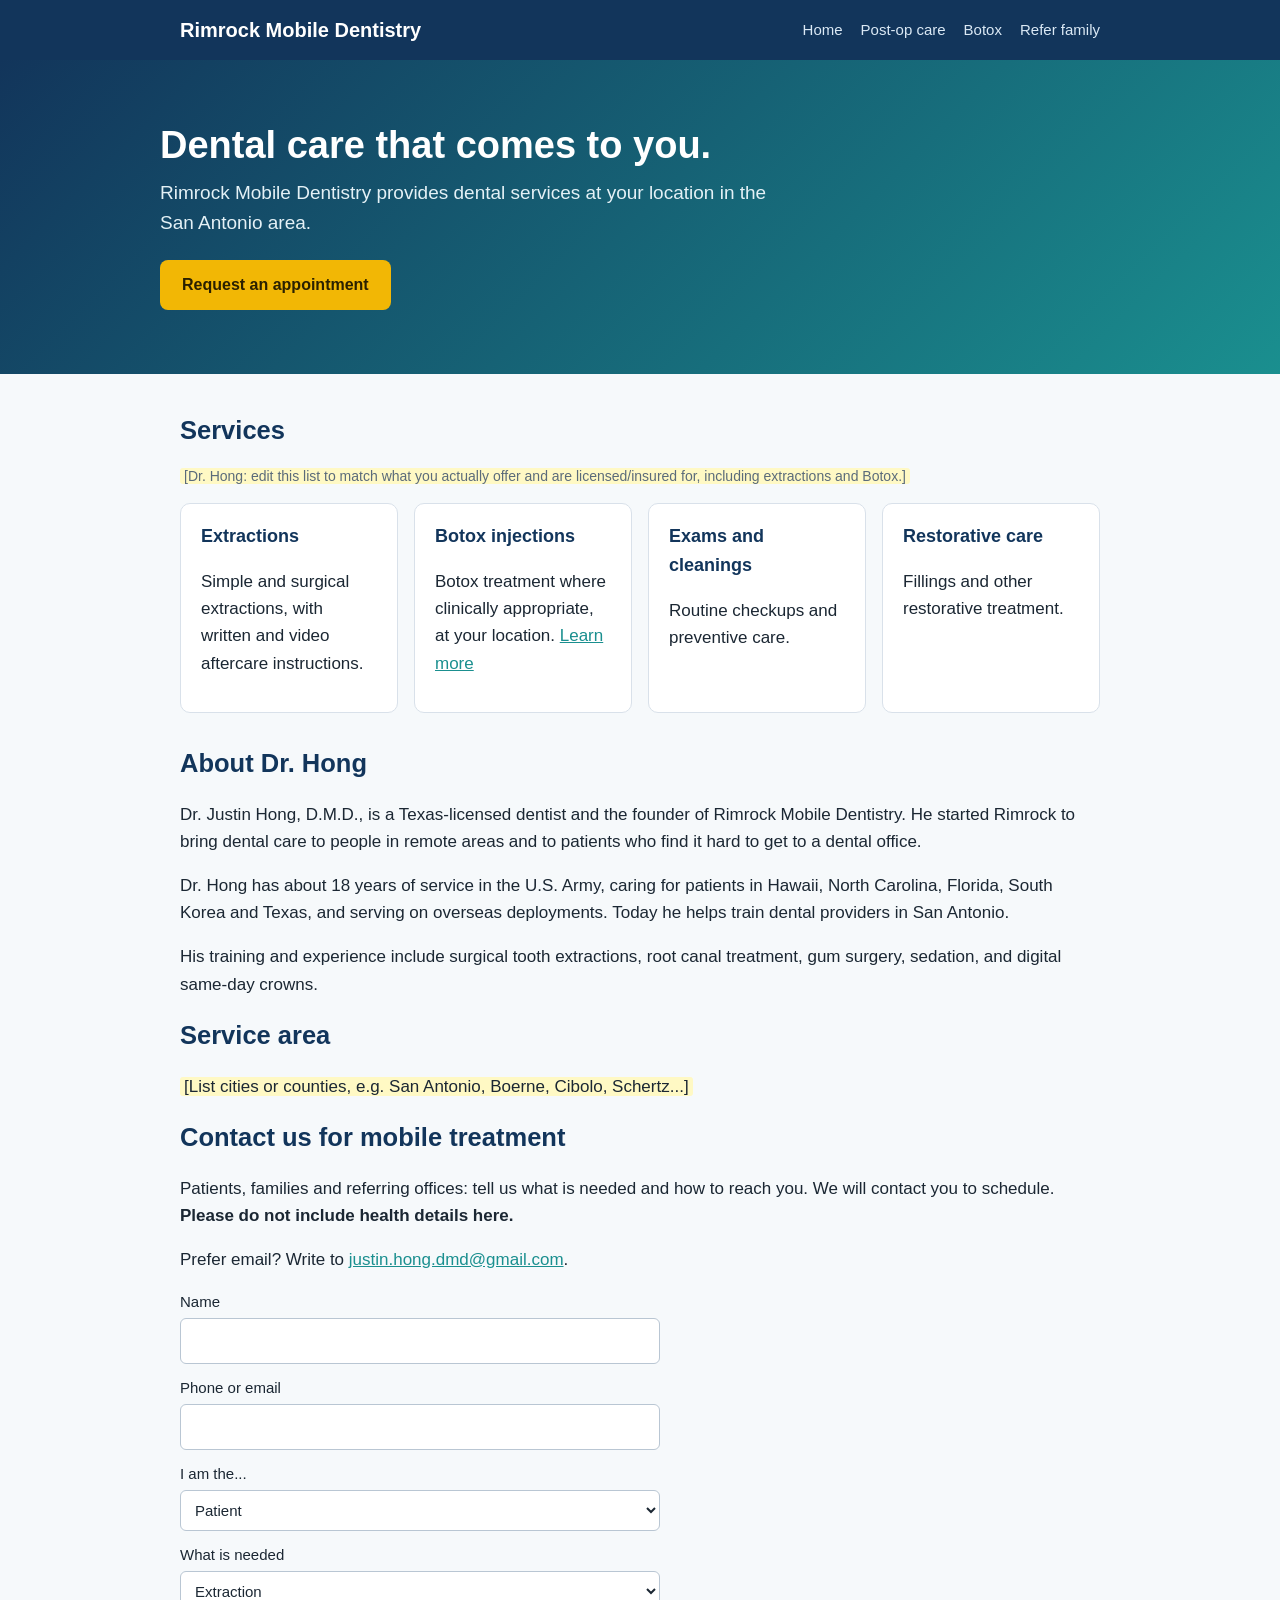
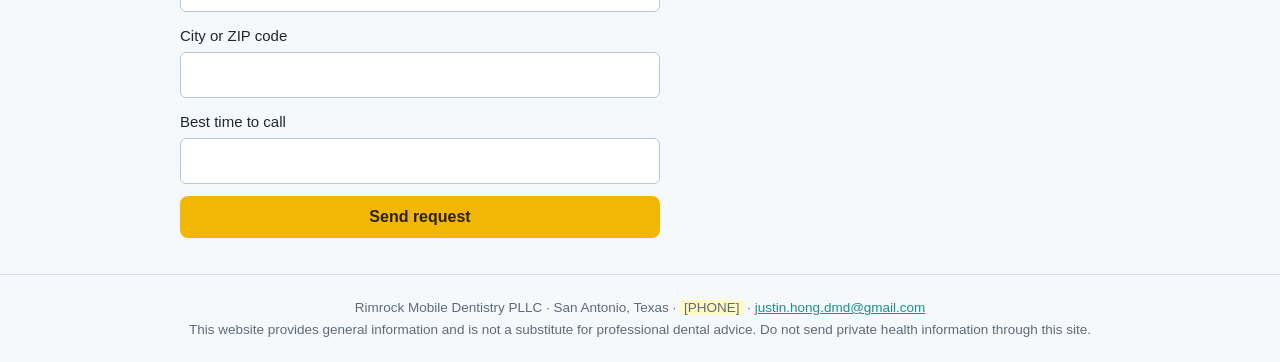
<file: index.html>
<!DOCTYPE html><html lang="en"><head><meta charset="utf-8"><meta name="viewport" content="width=device-width, initial-scale=1"><title>Home | Rimrock Mobile Dentistry</title><meta name="description" content="Mobile dental care in San Antonio, Texas: extractions, Botox injections, exams and cleanings."><link rel="stylesheet" href="style.css"></head><body><header><div class="in"><a class="brand" href="index.html">Rimrock Mobile Dentistry</a><nav><a href="index.html">Home</a><a href="postop.html">Post-op care</a><a href="botox.html">Botox</a><a href="refer.html">Refer family</a></nav></div></header>
<section class="hero"><div class="in"><h1>Dental care that comes to you.</h1><p>Rimrock Mobile Dentistry provides dental services at your location in the San Antonio area.</p><a class="btn" href="#contact">Request an appointment</a></div></section>
<main>
<h2>Services</h2>
<p class="note"><span class="todo">[Dr. Hong: edit this list to match what you actually offer and are licensed/insured for, including extractions and Botox.]</span></p>
<div class="grid four">
<div class="card"><h3>Extractions</h3><p>Simple and surgical extractions, with written and video aftercare instructions.</p></div>
<div class="card"><h3>Botox injections</h3><p>Botox treatment where clinically appropriate, at your location. <a href="botox.html">Learn more</a></p></div>
<div class="card"><h3>Exams and cleanings</h3><p>Routine checkups and preventive care.</p></div>
<div class="card"><h3>Restorative care</h3><p>Fillings and other restorative treatment.</p></div>
</div>
<h2>About Dr. Hong</h2>
<p>Dr. Justin Hong, D.M.D., is a Texas-licensed dentist and the founder of Rimrock Mobile Dentistry. He started Rimrock to bring dental care to people in remote areas and to patients who find it hard to get to a dental office.</p>
<p>Dr. Hong has about 18 years of service in the U.S. Army, caring for patients in Hawaii, North Carolina, Florida, South Korea and Texas, and serving on overseas deployments. Today he helps train dental providers in San Antonio.</p>
<p>His training and experience include surgical tooth extractions, root canal treatment, gum surgery, sedation, and digital same-day crowns.</p>
<h2>Service area</h2>
<p><span class="todo">[List cities or counties, e.g. San Antonio, Boerne, Cibolo, Schertz...]</span></p>
<h2 id="contact">Contact us for mobile treatment</h2>
<p>Patients, families and referring offices: tell us what is needed and how to reach you. We will contact you to schedule. <strong>Please do not include health details here.</strong></p>
<p>Prefer email? Write to <a href="mailto:justin.hong.dmd@gmail.com">justin.hong.dmd@gmail.com</a>.</p>
<form action="https://formspree.io/f/YOUR_FORM_ID" method="POST">
<input type="hidden" name="_subject" value="Rimrock mobile dentistry request">
<label>Name<input name="name" required></label>
<label>Phone or email<input name="contact" required></label>
<label>I am the...<select name="who"><option>Patient</option><option>Family member or friend of the patient</option><option>Dental or medical office or facility</option></select></label>
<label>What is needed<select name="service"><option>Extraction</option><option>Botox injection</option><option>Exam or cleaning</option><option>Not sure</option></select></label>
<label>City or ZIP code<input name="area"></label>
<label>Best time to call<input name="time"></label>
<button class="btn" type="submit">Send request</button>
</form>
</main>
<footer>Rimrock Mobile Dentistry PLLC &middot; San Antonio, Texas &middot; <span class="todo">[PHONE]</span> &middot; <a href="mailto:justin.hong.dmd@gmail.com">justin.hong.dmd@gmail.com</a><br>This website provides general information and is not a substitute for professional dental advice. Do not send private health information through this site.</footer></body></html>
</file>
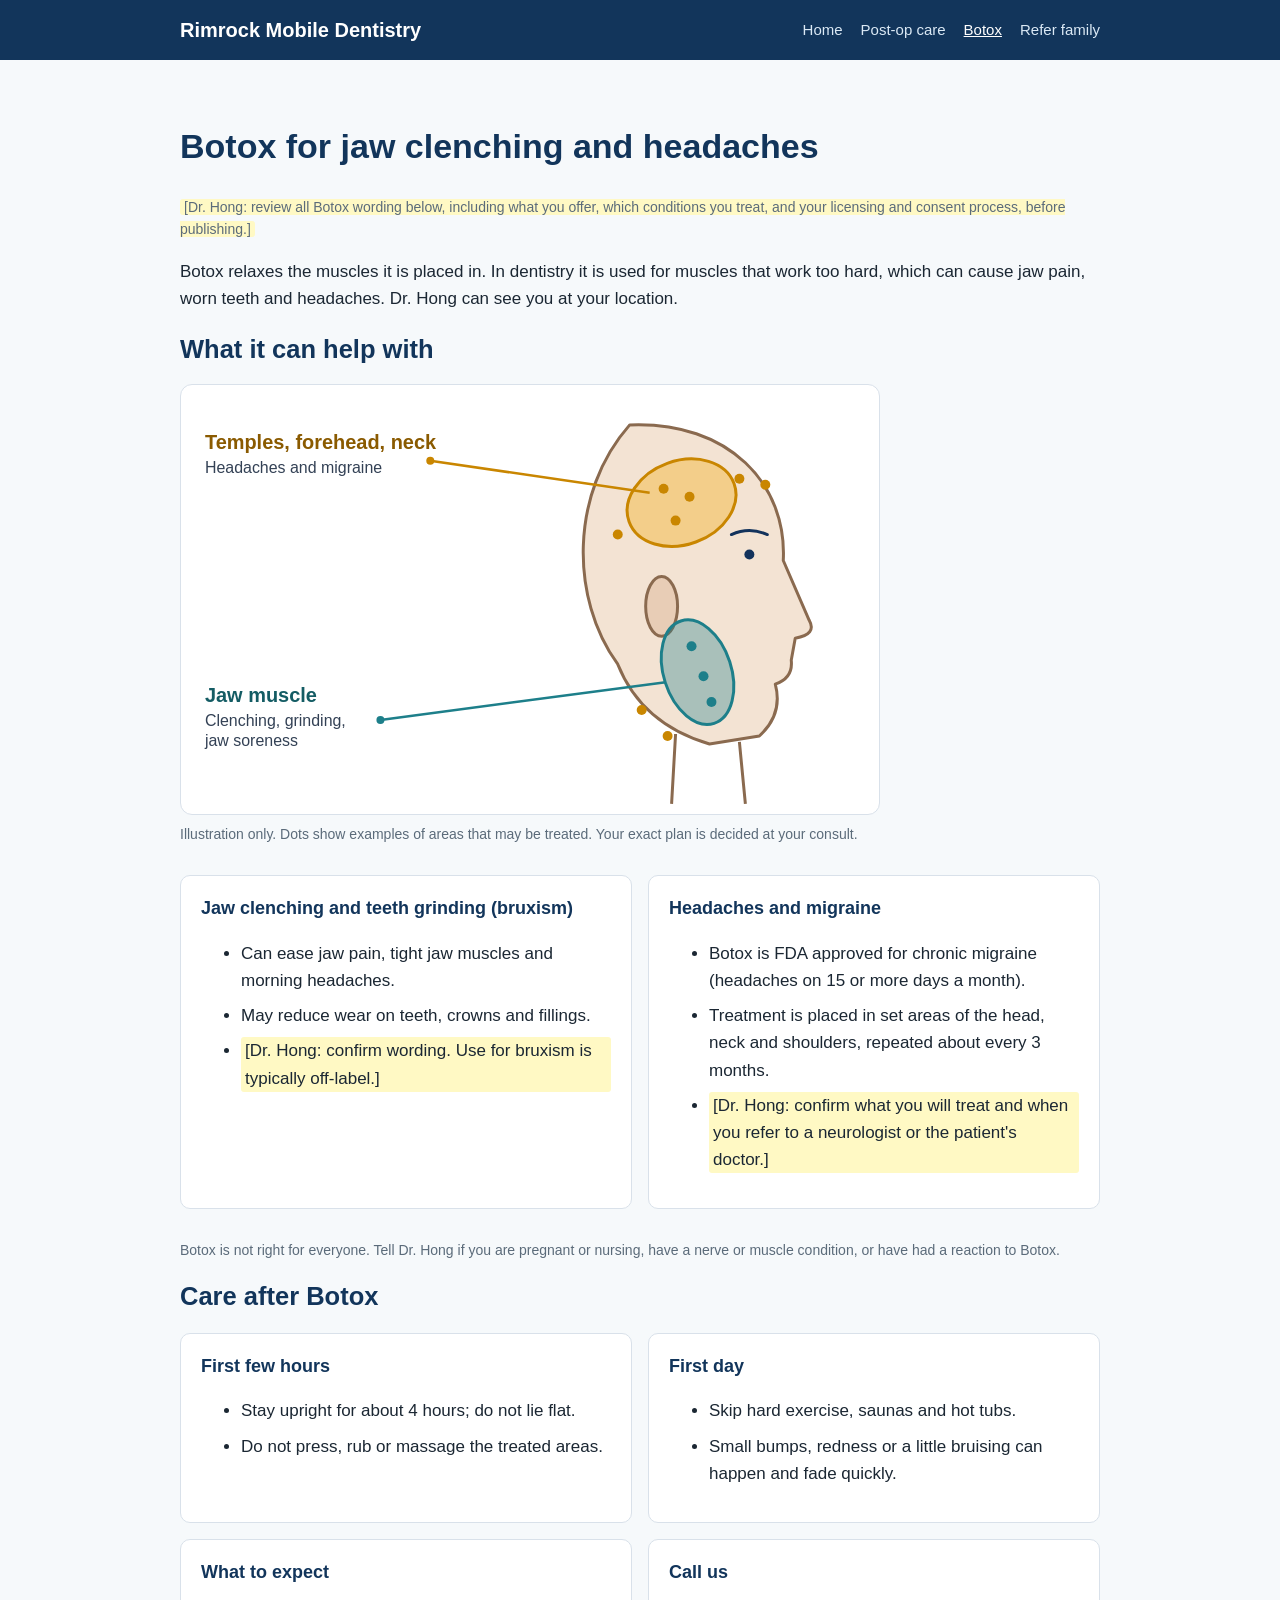
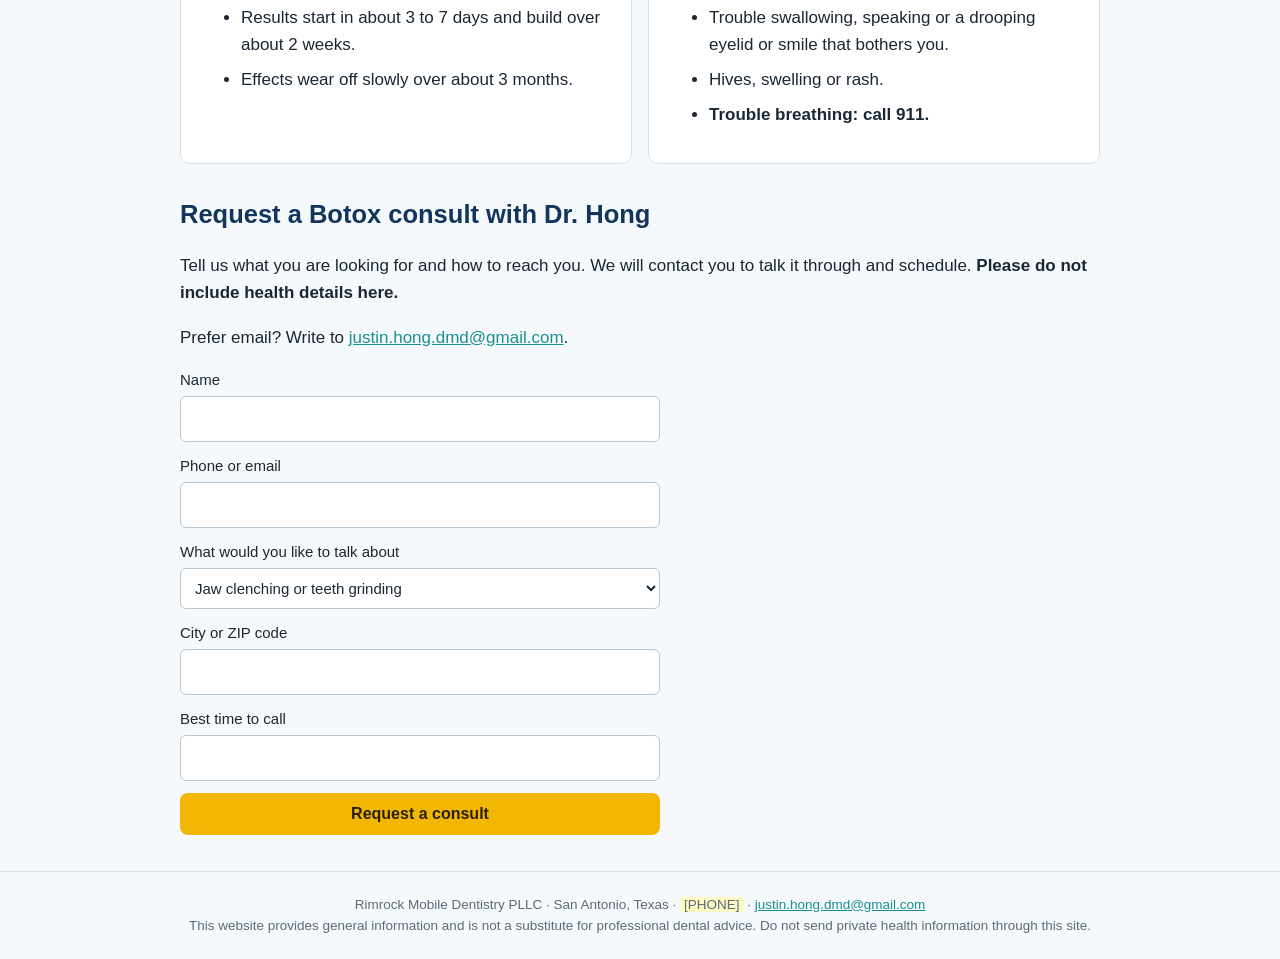
<file: botox.html>
<!DOCTYPE html><html lang="en"><head><meta charset="utf-8"><meta name="viewport" content="width=device-width, initial-scale=1"><title>Botox | Rimrock Mobile Dentistry</title><meta name="description" content="Botox for jaw clenching, teeth grinding and headaches or migraine, with aftercare and a consult request."><link rel="stylesheet" href="style.css"></head><body><header><div class="in"><a class="brand" href="index.html">Rimrock Mobile Dentistry</a><nav><a href="index.html">Home</a><a href="postop.html">Post-op care</a><a href="botox.html" aria-current="page">Botox</a><a href="refer.html">Refer family</a></nav></div></header>
<main>
<h1 style="color:var(--navy)">Botox for jaw clenching and headaches</h1>
<p class="note"><span class="todo">[Dr. Hong: review all Botox wording below, including what you offer, which conditions you treat, and your licensing and consent process, before publishing.]</span></p>
<p>Botox relaxes the muscles it is placed in. In dentistry it is used for muscles that work too hard, which can cause jaw pain, worn teeth and headaches. Dr. Hong can see you at your location.</p>

<h2>What it can help with</h2>
<figure class="figure wide">
<svg viewBox="0 0 700 430" role="img" aria-labelledby="bt-t bt-d" xmlns="http://www.w3.org/2000/svg" style="width:100%;height:auto;display:block;background:#fff">
<title id="bt-t">Illustration of common Botox treatment areas</title>
<desc id="bt-d">Side view of a head. The jaw muscle, called the masseter, is marked in teal for clenching and grinding. The temple, forehead and back of the neck are marked in amber for headaches and migraine.</desc>
<g transform="translate(200,0)">
<path d="M 250 40 C 350 36 408 100 404 176 L 430 236 Q 438 250 416 254 L 412 276 Q 414 294 396 300 Q 404 330 380 352 L 330 360 Q 262 340 238 280 C 190 214 190 108 250 40 Z" fill="#f3e3d3" stroke="#8a6a4f" stroke-width="3" stroke-linejoin="round"/>
<path d="M 296 350 L 292 420 M 360 358 L 366 420" stroke="#8a6a4f" stroke-width="3" fill="none"/>
<ellipse cx="282" cy="222" rx="16" ry="30" fill="#e8cdb6" stroke="#8a6a4f" stroke-width="3"/>
<circle cx="370" cy="170" r="5" fill="#13335c"/>
<path d="M 352 150 Q 370 142 388 150" stroke="#13335c" stroke-width="3" fill="none" stroke-linecap="round"/>
<ellipse cx="318" cy="288" rx="34" ry="54" transform="rotate(-18 318 288)" fill="#1d7f8a" fill-opacity=".35" stroke="#1d7f8a" stroke-width="3"/>
<circle cx="312" cy="262" r="5" fill="#1d7f8a"/><circle cx="324" cy="292" r="5" fill="#1d7f8a"/><circle cx="332" cy="318" r="5" fill="#1d7f8a"/>
<ellipse cx="302" cy="118" rx="56" ry="42" transform="rotate(-20 302 118)" fill="#f0a500" fill-opacity=".35" stroke="#c98600" stroke-width="3"/>
<circle cx="284" cy="104" r="5" fill="#c98600"/><circle cx="310" cy="112" r="5" fill="#c98600"/><circle cx="296" cy="136" r="5" fill="#c98600"/>
<circle cx="360" cy="94" r="5" fill="#c98600"/><circle cx="386" cy="100" r="5" fill="#c98600"/>
<circle cx="238" cy="150" r="5" fill="#c98600"/><circle cx="262" cy="326" r="5" fill="#c98600"/><circle cx="288" cy="352" r="5" fill="#c98600"/>
</g>
<g font-family="Inter,Arial,sans-serif">
<path d="M 200 336 L 486 298" stroke="#1d7f8a" stroke-width="2.5" fill="none"/>
<circle cx="200" cy="336" r="4" fill="#1d7f8a"/>
<text x="24" y="318" font-size="20" font-weight="700" fill="#145c64">Jaw muscle</text>
<text x="24" y="342" font-size="16" fill="#334155">Clenching, grinding,</text>
<text x="24" y="362" font-size="16" fill="#334155">jaw soreness</text>
<path d="M 250 76 L 470 108" stroke="#c98600" stroke-width="2.5" fill="none"/>
<circle cx="250" cy="76" r="4" fill="#c98600"/>
<text x="24" y="64" font-size="20" font-weight="700" fill="#8a5a00">Temples, forehead, neck</text>
<text x="24" y="88" font-size="16" fill="#334155">Headaches and migraine</text>
</g>
</svg>
<figcaption>Illustration only. Dots show examples of areas that may be treated. Your exact plan is decided at your consult.</figcaption>
</figure>
<div class="grid two">
<div class="card"><h3>Jaw clenching and teeth grinding (bruxism)</h3><ul class="list"><li>Can ease jaw pain, tight jaw muscles and morning headaches.</li><li>May reduce wear on teeth, crowns and fillings.</li><li class="todo">[Dr. Hong: confirm wording. Use for bruxism is typically off-label.]</li></ul></div>
<div class="card"><h3>Headaches and migraine</h3><ul class="list"><li>Botox is FDA approved for chronic migraine (headaches on 15 or more days a month).</li><li>Treatment is placed in set areas of the head, neck and shoulders, repeated about every 3 months.</li><li class="todo">[Dr. Hong: confirm what you will treat and when you refer to a neurologist or the patient's doctor.]</li></ul></div>
</div>
<p class="note">Botox is not right for everyone. Tell Dr. Hong if you are pregnant or nursing, have a nerve or muscle condition, or have had a reaction to Botox.</p>

<h2>Care after Botox</h2>
<div class="grid two">
<div class="card"><h3>First few hours</h3><ul class="list"><li>Stay upright for about 4 hours; do not lie flat.</li><li>Do not press, rub or massage the treated areas.</li></ul></div>
<div class="card"><h3>First day</h3><ul class="list"><li>Skip hard exercise, saunas and hot tubs.</li><li>Small bumps, redness or a little bruising can happen and fade quickly.</li></ul></div>
<div class="card"><h3>What to expect</h3><ul class="list"><li>Results start in about 3 to 7 days and build over about 2 weeks.</li><li>Effects wear off slowly over about 3 months.</li></ul></div>
<div class="card"><h3>Call us</h3><ul class="list"><li>Trouble swallowing, speaking or a drooping eyelid or smile that bothers you.</li><li>Hives, swelling or rash.</li><li><strong>Trouble breathing: call 911.</strong></li></ul></div>
</div>

<h2 id="consult">Request a Botox consult with Dr. Hong</h2>
<p>Tell us what you are looking for and how to reach you. We will contact you to talk it through and schedule. <strong>Please do not include health details here.</strong></p>
<p>Prefer email? Write to <a href="mailto:justin.hong.dmd@gmail.com">justin.hong.dmd@gmail.com</a>.</p>
<form action="https://formspree.io/f/YOUR_FORM_ID" method="POST">
<input type="hidden" name="_subject" value="Rimrock Botox consult request">
<label>Name<input name="name" required></label>
<label>Phone or email<input name="contact" required></label>
<label>What would you like to talk about<select name="concern"><option>Jaw clenching or teeth grinding</option><option>Headaches or migraine</option><option>Both</option><option>Not sure</option></select></label>
<label>City or ZIP code<input name="area"></label>
<label>Best time to call<input name="time"></label>
<button class="btn" type="submit">Request a consult</button>
</form>
</main>
<footer>Rimrock Mobile Dentistry PLLC &middot; San Antonio, Texas &middot; <span class="todo">[PHONE]</span> &middot; <a href="mailto:justin.hong.dmd@gmail.com">justin.hong.dmd@gmail.com</a><br>This website provides general information and is not a substitute for professional dental advice. Do not send private health information through this site.</footer></body></html>
</file>
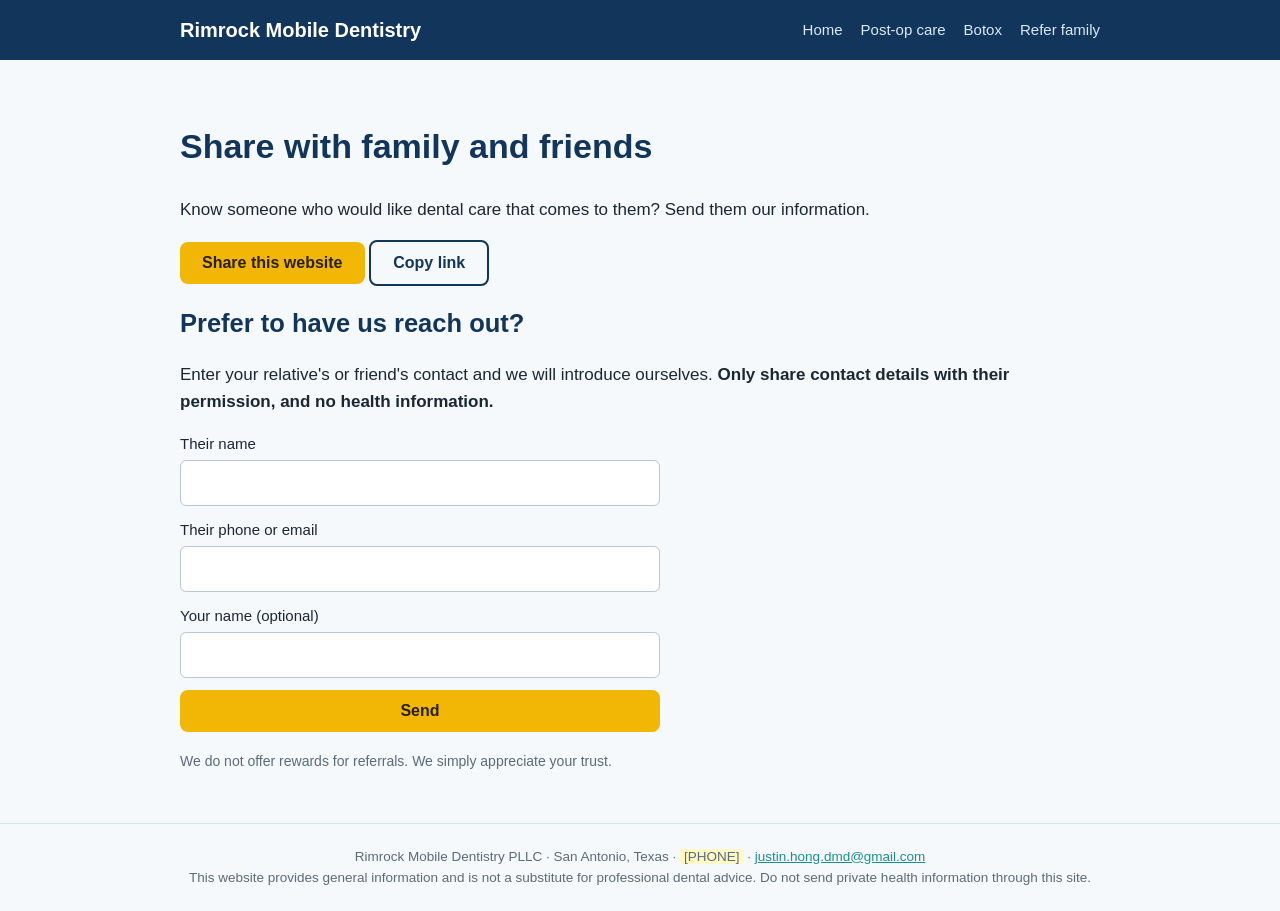
<file: refer.html>
<!DOCTYPE html><html lang="en"><head><meta charset="utf-8"><meta name="viewport" content="width=device-width, initial-scale=1"><title>Refer family | Rimrock Mobile Dentistry</title><meta name="description" content="Share Rimrock Mobile Dentistry with family and friends."><link rel="stylesheet" href="style.css"></head><body><header><div class="in"><a class="brand" href="index.html">Rimrock Mobile Dentistry</a><nav><a href="index.html">Home</a><a href="postop.html">Post-op care</a><a href="botox.html">Botox</a><a href="refer.html">Refer family</a></nav></div></header>
<main>
<h1 style="color:var(--navy)">Share with family and friends</h1>
<p>Know someone who would like dental care that comes to them? Send them our information.</p>
<p><button class="btn" id="share" type="button">Share this website</button> <button class="btn alt" id="copy" type="button">Copy link</button></p>
<p id="msg" class="note" role="status"></p>
<h2>Prefer to have us reach out?</h2>
<p>Enter your relative's or friend's contact and we will introduce ourselves. <strong>Only share contact details with their permission, and no health information.</strong></p>
<form action="https://formspree.io/f/YOUR_FORM_ID" method="POST">
<label>Their name<input name="friend_name" required></label>
<label>Their phone or email<input name="friend_contact" required></label>
<label>Your name (optional)<input name="from"></label>
<button class="btn" type="submit">Send</button>
</form>
<p class="note" style="margin-top:18px">We do not offer rewards for referrals. We simply appreciate your trust.</p>
</main>
<script>
var url=location.origin+location.pathname.replace(/[^/]*$/,'');
document.getElementById('share').onclick=function(){
 if(navigator.share){navigator.share({title:'Rimrock Mobile Dentistry',text:'Mobile dental care in San Antonio.',url:url})}
 else{document.getElementById('copy').click()}};
document.getElementById('copy').onclick=function(){
 var m=document.getElementById('msg');
 if(navigator.clipboard){navigator.clipboard.writeText(url).then(function(){m.textContent='Link copied.'},function(){m.textContent=url})}else{m.textContent=url}};
</script>
<footer>Rimrock Mobile Dentistry PLLC &middot; San Antonio, Texas &middot; <span class="todo">[PHONE]</span> &middot; <a href="mailto:justin.hong.dmd@gmail.com">justin.hong.dmd@gmail.com</a><br>This website provides general information and is not a substitute for professional dental advice. Do not send private health information through this site.</footer></body></html>
</file>
<file: style.css>
:root{--navy:#12355b;--teal:#1a8f8f;--ink:#1b2733;--muted:#5b6b7a;--bg:#f6f9fb;--card:#fff;--line:#d9e1ea}
*{box-sizing:border-box}
body{margin:0;font:17px/1.6 "Helvetica Neue",Helvetica,Arial,sans-serif;color:var(--ink);background:var(--bg)}
a{color:var(--teal)}
header{background:var(--navy);color:#fff}
header .in{max-width:960px;margin:0 auto;padding:14px 20px;display:flex;justify-content:space-between;align-items:center;gap:14px;flex-wrap:wrap}
header .brand{font-weight:700;font-size:20px;color:#fff;text-decoration:none}
nav a{color:#dbe9f5;text-decoration:none;margin-left:18px;font-size:15px}
nav a:hover,nav a[aria-current]{color:#fff;text-decoration:underline}
.hero{background:linear-gradient(135deg,#12355b,#1a8f8f);color:#fff;padding:64px 20px}
.hero .in{max-width:960px;margin:0 auto}
.hero h1{margin:0 0 10px;font-size:38px;line-height:1.15}
.hero p{max-width:620px;font-size:19px;margin:0 0 22px;color:#e4f1f6}
.btn{display:inline-block;background:#f2b705;color:#2a2000;font-weight:700;padding:12px 22px;border-radius:8px;text-decoration:none;border:0;font-size:16px;cursor:pointer}
.btn.alt{background:transparent;color:var(--navy);border:2px solid var(--navy)}
main{max-width:960px;margin:0 auto;padding:36px 20px}
h2{color:var(--navy);margin:0 0 8px}
.grid{display:grid;grid-template-columns:repeat(auto-fit,minmax(240px,1fr));gap:16px;margin:16px 0 30px}
.card{background:var(--card);border:1px solid var(--line);border-radius:10px;padding:18px 20px}
.card h3{margin:0 0 6px;color:var(--navy);font-size:18px}
.note{font-size:14px;color:var(--muted)}
.alert{background:#fff4e0;border-left:5px solid #c9791a;padding:12px 16px;border-radius:6px;margin:18px 0}
.todo{background:#fff9c4;padding:0 4px;border-radius:3px}
ol.steps li,ul.list li{margin:8px 0}
form{display:grid;gap:12px;max-width:480px}
label{display:grid;gap:4px;font-size:15px}
input,textarea,select{font:inherit;padding:10px;border:1px solid #b9c6d3;border-radius:6px;background:#fff;color:var(--ink)}
input:focus-visible,textarea:focus-visible,select:focus-visible,a:focus-visible,button:focus-visible{outline:3px solid #f2b705;outline-offset:2px}
footer{border-top:1px solid var(--line);padding:22px 20px;text-align:center;color:var(--muted);font-size:13.5px}
@media (max-width:600px){.hero h1{font-size:30px}nav a{margin-left:12px}}

/* --- additions: Botox card layout, pain schedule picture, post-op videos --- */
.grid.four{grid-template-columns:repeat(auto-fit,minmax(200px,1fr))}
.grid.two{grid-template-columns:repeat(auto-fit,minmax(300px,1fr))}
.figure{margin:14px 0 30px}
.figure img{display:block;width:100%;max-width:620px;height:auto;border:1px solid var(--line);border-radius:12px;background:#fff}
.figure figcaption{font-size:14px;color:var(--muted);margin-top:8px}
.videos{display:grid;grid-template-columns:repeat(auto-fit,minmax(300px,1fr));gap:18px;margin:16px 0 30px}
.video-card{min-width:0}
.video-card h3{margin:0 0 8px;color:var(--navy);font-size:18px}
.video{aspect-ratio:16/9;border-radius:10px;overflow:hidden;background:#e6eef5;border:1px solid var(--line);display:grid;place-items:center;text-align:center;padding:12px;color:var(--muted);font-size:15px}
.video.ready{padding:0;background:#000}
.video iframe{width:100%;height:100%;border:0;display:block}
.figure.wide svg{max-width:700px;border:1px solid var(--line);border-radius:12px}
.player{display:block;width:100%;max-width:720px;height:auto;aspect-ratio:16/9;background:#000;border-radius:12px;margin:10px 0 30px}
</file>
